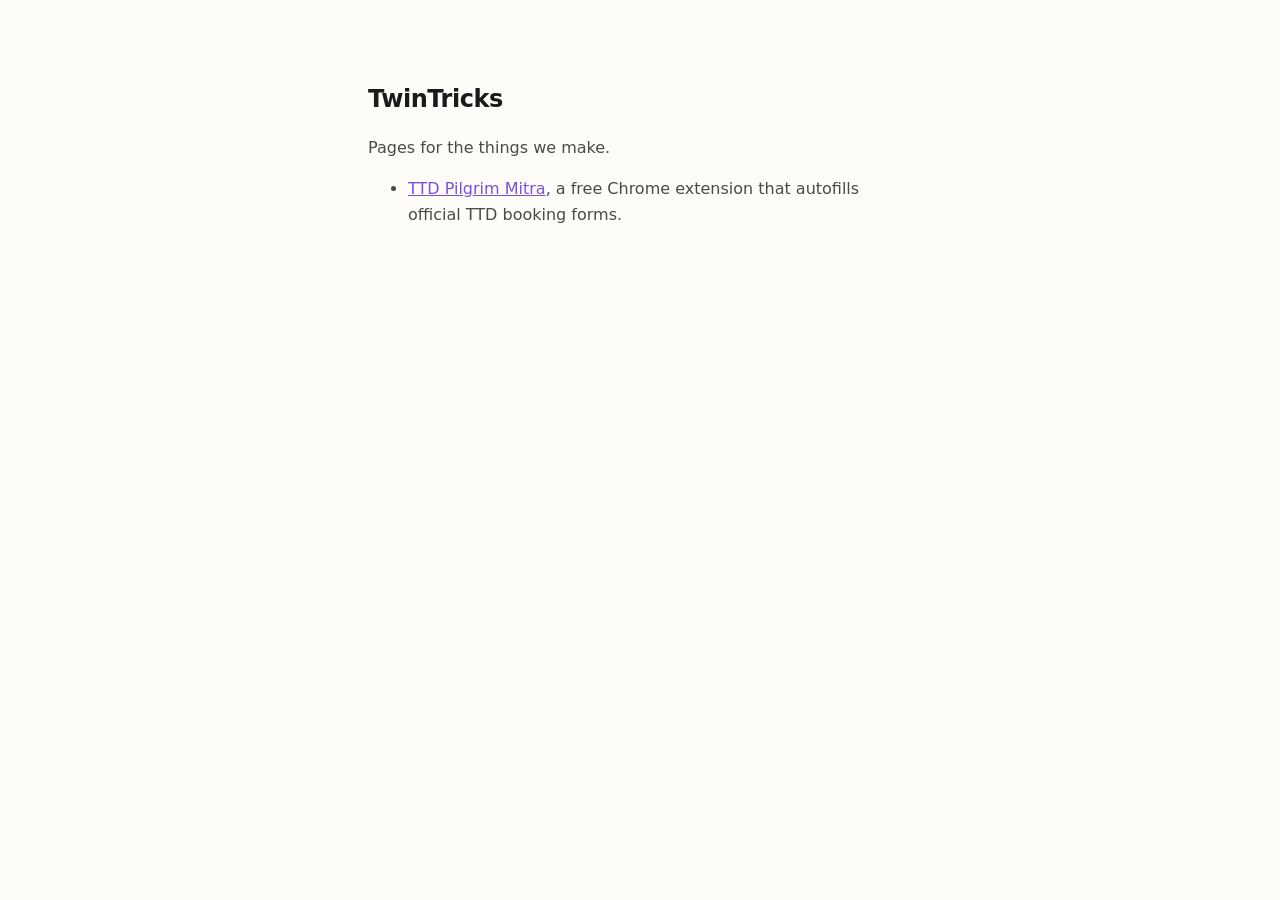
<file: index.html>
<!doctype html>
<html lang="en">
  <head>
    <meta charset="utf-8" />
    <meta name="viewport" content="width=device-width, initial-scale=1" />
    <title>TwinTricks</title>
    <style>
      body {
        margin: 0;
        padding: 4rem 1.5rem;
        font: 16px/1.6 -apple-system, "Segoe UI", system-ui, sans-serif;
        color: #1a1a1a;
        background: #fdfcf8;
      }
      main { max-width: 34rem; margin: 0 auto; }
      h1 { font-size: 1.5rem; letter-spacing: -0.02em; }
      a { color: #7a50dc; }
      p, li { color: #4a4a4a; }
    </style>
  </head>
  <body>
    <main>
      <h1>TwinTricks</h1>
      <p>Pages for the things we make.</p>
      <ul>
        <li><a href="ttd-pilgrim-mitra/">TTD Pilgrim Mitra</a>, a free Chrome extension that autofills official TTD booking forms.</li>
      </ul>
    </main>
  </body>
</html>
</file>
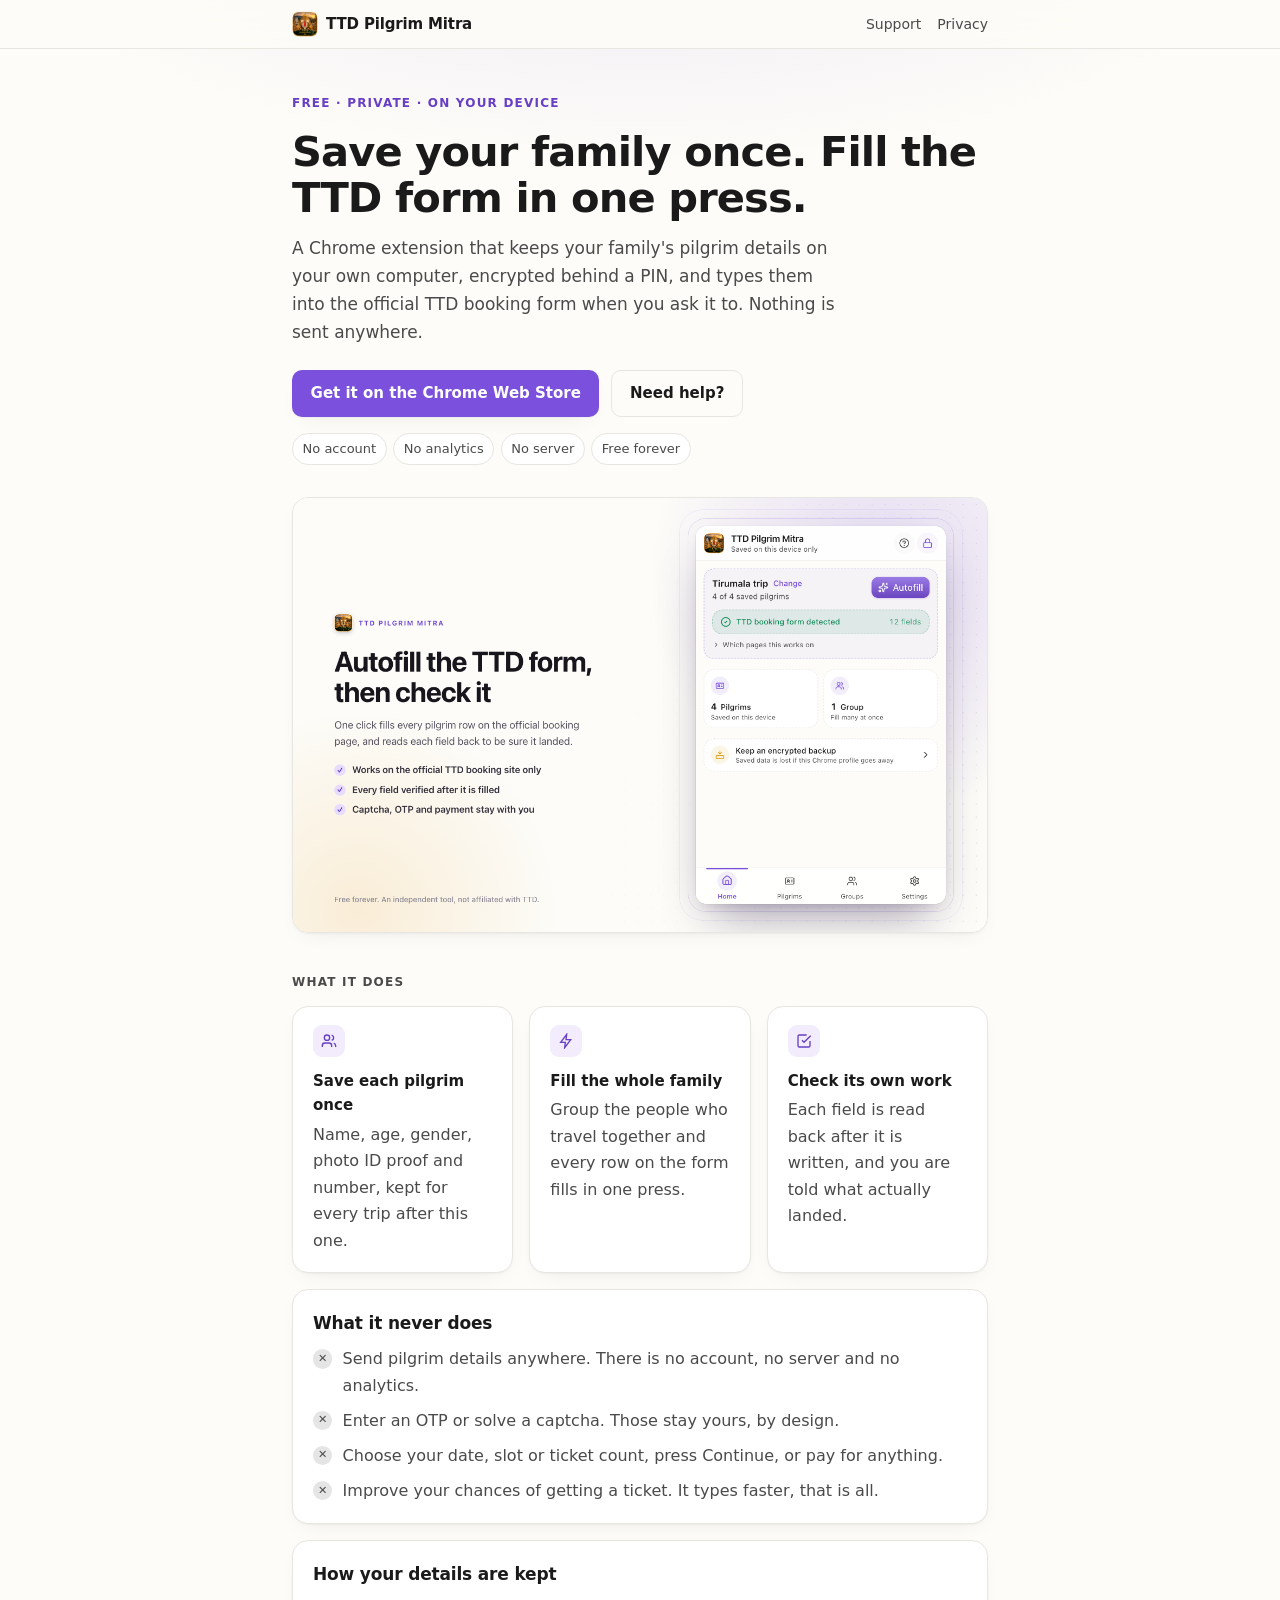
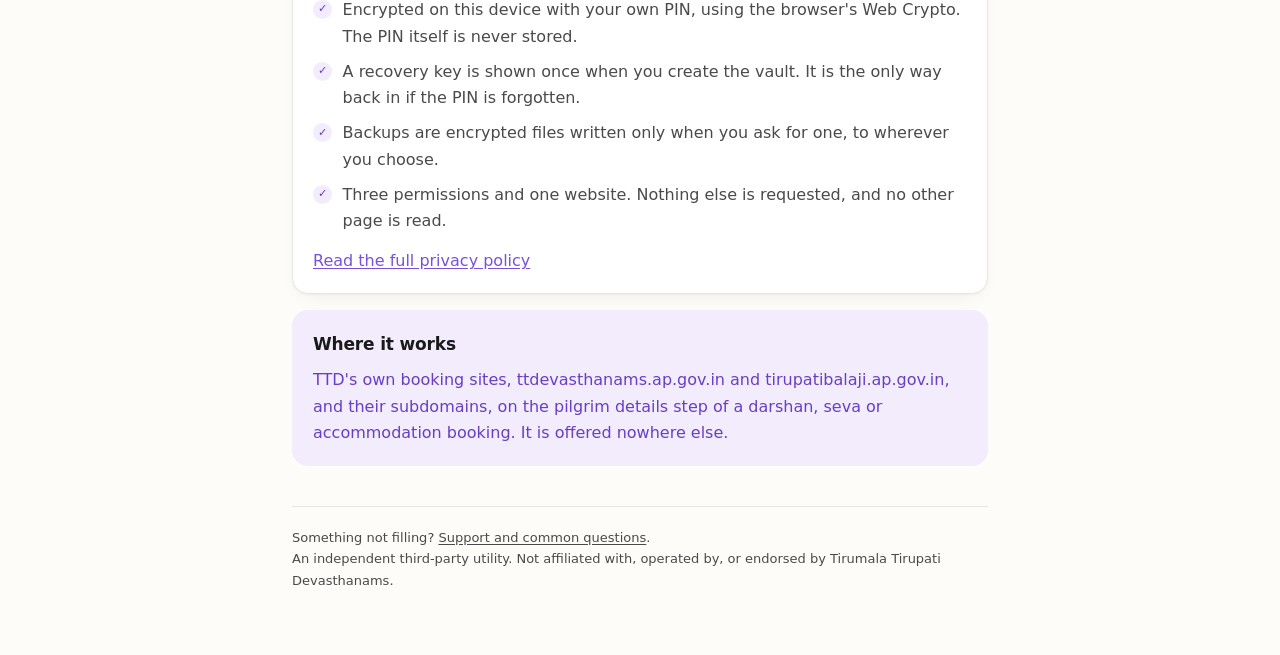
<file: ttd-pilgrim-mitra/index.html>
<!doctype html>
<html lang="en">
  <head>
    <meta charset="utf-8" />
    <meta name="viewport" content="width=device-width, initial-scale=1" />
    <title>TTD Pilgrim Mitra</title>
    <meta
      name="description"
      content="A free Chrome extension that saves pilgrim details on your own device, encrypted, and fills the official TTD booking form when you ask it to."
    />
    <link rel="icon" href="icon-128.png" />
    <link rel="canonical" href="https://twintricks.github.io/ttd-pilgrim-mitra/" />
    <link rel="stylesheet" href="style.css" />
  </head>
  <body>
    <header class="topbar">
      <div class="topbar-inner">
        <a class="brand" href="./">
          <img src="icon-128.png" alt="" width="26" height="26" />
          TTD Pilgrim Mitra
        </a>
        <nav>
          <a href="support/">Support</a>
          <a href="privacy/">Privacy</a>
        </nav>
      </div>
    </header>

    <main>
      <p class="eyebrow">Free · Private · On your device</p>
      <h1>Save your family once. Fill the TTD form in one press.</h1>
      <p class="lede">
        A Chrome extension that keeps your family's pilgrim details on your own computer, encrypted
        behind a PIN, and types them into the official TTD booking form when you ask it to. Nothing
        is sent anywhere.
      </p>

      <div class="actions">
        <a
          class="button"
          href="https://chromewebstore.google.com/detail/ttd-pilgrim-mitra/odinokaplbellnkmjhljllkefmdaaofk"
        >
          Get it on the Chrome Web Store
        </a>
        <a class="button ghost" href="support/">Need help?</a>
      </div>

      <ul class="chips">
        <li>No account</li>
        <li>No analytics</li>
        <li>No server</li>
        <li>Free forever</li>
      </ul>

      <img
        class="shot"
        src="screenshot-autofill.png"
        alt="The extension open beside a TTD booking page, showing a saved group of four pilgrims and an Autofill button."
        width="1280"
        height="800"
        loading="lazy"
      />

      <p class="section-title">What it does</p>
      <div class="grid">
        <div class="card">
          <div class="icon" aria-hidden="true">
            <svg viewBox="0 0 24 24" fill="none" stroke="currentColor" stroke-width="2">
              <path d="M16 21v-2a4 4 0 0 0-4-4H6a4 4 0 0 0-4 4v2" />
              <circle cx="9" cy="7" r="4" />
              <path d="M22 21v-2a4 4 0 0 0-3-3.87M16 3.13a4 4 0 0 1 0 7.75" />
            </svg>
          </div>
          <h3>Save each pilgrim once</h3>
          <p>Name, age, gender, photo ID proof and number, kept for every trip after this one.</p>
        </div>
        <div class="card">
          <div class="icon" aria-hidden="true">
            <svg viewBox="0 0 24 24" fill="none" stroke="currentColor" stroke-width="2">
              <path d="M13 2 4 14h7l-1 8 9-12h-7z" />
            </svg>
          </div>
          <h3>Fill the whole family</h3>
          <p>Group the people who travel together and every row on the form fills in one press.</p>
        </div>
        <div class="card">
          <div class="icon" aria-hidden="true">
            <svg viewBox="0 0 24 24" fill="none" stroke="currentColor" stroke-width="2">
              <path d="M9 11l3 3L22 4" />
              <path d="M21 12v7a2 2 0 0 1-2 2H5a2 2 0 0 1-2-2V5a2 2 0 0 1 2-2h11" />
            </svg>
          </div>
          <h3>Check its own work</h3>
          <p>Each field is read back after it is written, and you are told what actually landed.</p>
        </div>
      </div>

      <div class="card">
        <h2>What it never does</h2>
        <ul class="marks no">
          <li>Send pilgrim details anywhere. There is no account, no server and no analytics.</li>
          <li>Enter an OTP or solve a captcha. Those stay yours, by design.</li>
          <li>Choose your date, slot or ticket count, press Continue, or pay for anything.</li>
          <li>Improve your chances of getting a ticket. It types faster, that is all.</li>
        </ul>
      </div>

      <div class="card">
        <h2>How your details are kept</h2>
        <ul class="marks yes">
          <li>
            Encrypted on this device with your own PIN, using the browser's Web Crypto. The PIN
            itself is never stored.
          </li>
          <li>
            A recovery key is shown once when you create the vault. It is the only way back in if
            the PIN is forgotten.
          </li>
          <li>
            Backups are encrypted files written only when you ask for one, to wherever you choose.
          </li>
          <li>
            Three permissions and one website. Nothing else is requested, and no other page is read.
          </li>
        </ul>
        <p style="margin-top: 0.85rem">
          <a href="privacy/">Read the full privacy policy</a>
        </p>
      </div>

      <div class="card accent">
        <h2>Where it works</h2>
        <p>
          TTD's own booking sites, ttdevasthanams.ap.gov.in and tirupatibalaji.ap.gov.in, and their
          subdomains, on the pilgrim details step of a darshan, seva or accommodation booking. It is
          offered nowhere else.
        </p>
      </div>

      <p class="footer">
        Something not filling? <a href="support/">Support and common questions</a>.<br />
        An independent third-party utility. Not affiliated with, operated by, or endorsed by
        Tirumala Tirupati Devasthanams.
      </p>
    </main>
  </body>
</html>
</file>
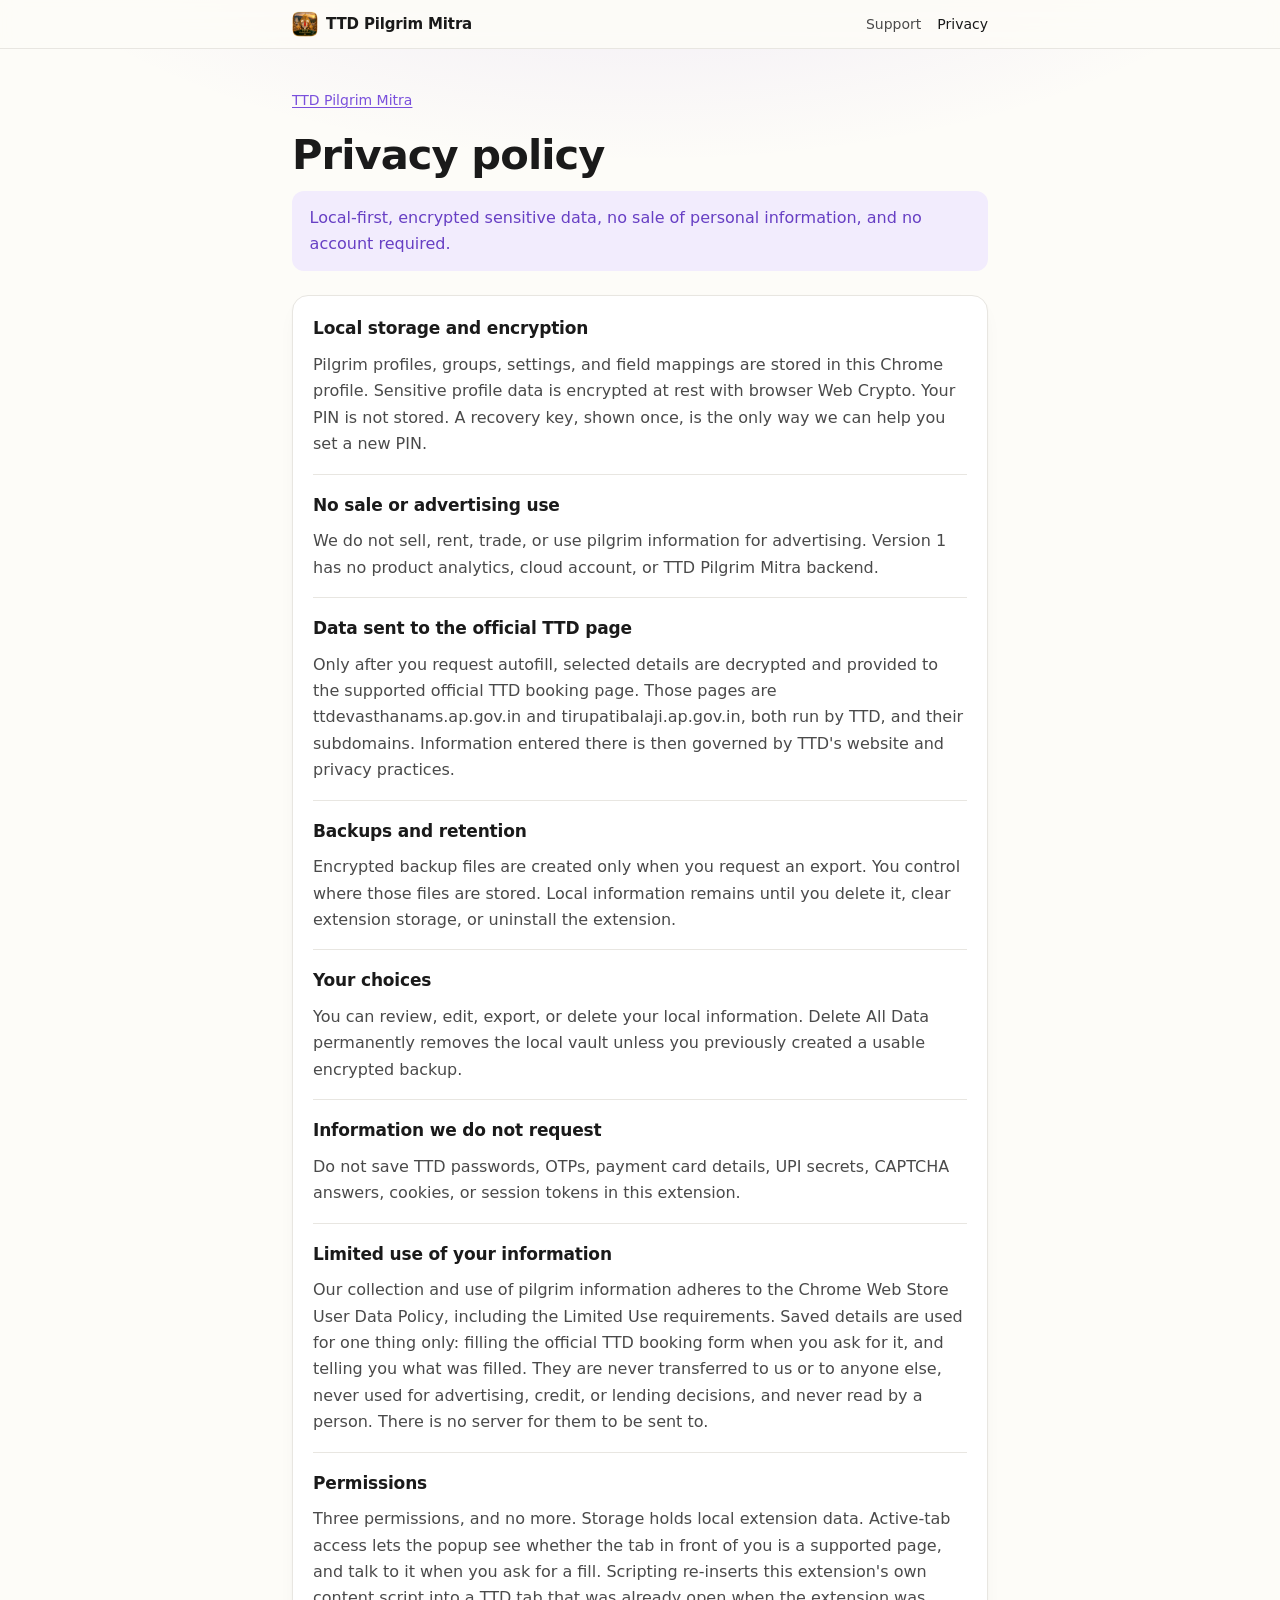
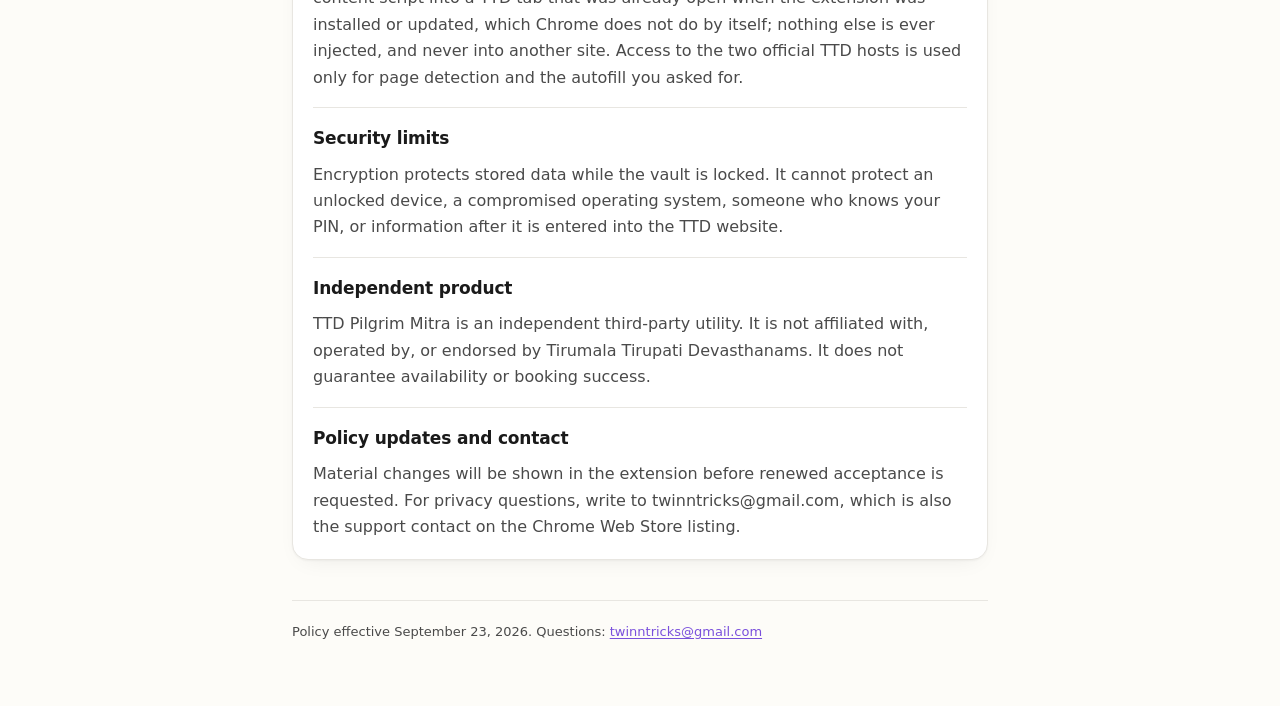
<file: ttd-pilgrim-mitra/privacy/index.html>
<!doctype html>
<html lang="en">
  <head>
    <meta charset="utf-8" />
    <meta name="viewport" content="width=device-width, initial-scale=1" />
    <title>Privacy policy · TTD Pilgrim Mitra</title>
    <meta
      name="description"
      content="How TTD Pilgrim Mitra handles pilgrim details: stored on your own device, encrypted, never sold."
    />
    <link rel="icon" href="../icon-128.png" />
    <link rel="canonical" href="https://twintricks.github.io/ttd-pilgrim-mitra/privacy/" />
    <link rel="stylesheet" href="../style.css" />
  </head>
  <body>
    <header class="topbar">
      <div class="topbar-inner">
        <a class="brand" href="../">
          <img src="../icon-128.png" alt="" width="26" height="26" />
          TTD Pilgrim Mitra
        </a>
        <nav>
          <a href="../support/">Support</a>
          <a href="./" aria-current="page">Privacy</a>
        </nav>
      </div>
    </header>

    <main>
      <p class="crumb"><a href="../">TTD Pilgrim Mitra</a></p>
      <h1>Privacy policy</h1>
      <p class="summary">Local-first, encrypted sensitive data, no sale of personal information, and no account required.</p>

      <div class="card policy">
        <section>
          <h2>Local storage and encryption</h2>
          <p>Pilgrim profiles, groups, settings, and field mappings are stored in this Chrome profile. Sensitive profile data is encrypted at rest with browser Web Crypto. Your PIN is not stored. A recovery key, shown once, is the only way we can help you set a new PIN.</p>
        </section>

        <section>
          <h2>No sale or advertising use</h2>
          <p>We do not sell, rent, trade, or use pilgrim information for advertising. Version 1 has no product analytics, cloud account, or TTD Pilgrim Mitra backend.</p>
        </section>

        <section>
          <h2>Data sent to the official TTD page</h2>
          <p>Only after you request autofill, selected details are decrypted and provided to the supported official TTD booking page. Those pages are ttdevasthanams.ap.gov.in and tirupatibalaji.ap.gov.in, both run by TTD, and their subdomains. Information entered there is then governed by TTD's website and privacy practices.</p>
        </section>

        <section>
          <h2>Backups and retention</h2>
          <p>Encrypted backup files are created only when you request an export. You control where those files are stored. Local information remains until you delete it, clear extension storage, or uninstall the extension.</p>
        </section>

        <section>
          <h2>Your choices</h2>
          <p>You can review, edit, export, or delete your local information. Delete All Data permanently removes the local vault unless you previously created a usable encrypted backup.</p>
        </section>

        <section>
          <h2>Information we do not request</h2>
          <p>Do not save TTD passwords, OTPs, payment card details, UPI secrets, CAPTCHA answers, cookies, or session tokens in this extension.</p>
        </section>

        <section>
          <h2>Limited use of your information</h2>
          <p>Our collection and use of pilgrim information adheres to the Chrome Web Store User Data Policy, including the Limited Use requirements. Saved details are used for one thing only: filling the official TTD booking form when you ask for it, and telling you what was filled. They are never transferred to us or to anyone else, never used for advertising, credit, or lending decisions, and never read by a person. There is no server for them to be sent to.</p>
        </section>

        <section>
          <h2>Permissions</h2>
          <p>Three permissions, and no more. Storage holds local extension data. Active-tab access lets the popup see whether the tab in front of you is a supported page, and talk to it when you ask for a fill. Scripting re-inserts this extension's own content script into a TTD tab that was already open when the extension was installed or updated, which Chrome does not do by itself; nothing else is ever injected, and never into another site. Access to the two official TTD hosts is used only for page detection and the autofill you asked for.</p>
        </section>

        <section>
          <h2>Security limits</h2>
          <p>Encryption protects stored data while the vault is locked. It cannot protect an unlocked device, a compromised operating system, someone who knows your PIN, or information after it is entered into the TTD website.</p>
        </section>

        <section>
          <h2>Independent product</h2>
          <p>TTD Pilgrim Mitra is an independent third-party utility. It is not affiliated with, operated by, or endorsed by Tirumala Tirupati Devasthanams. It does not guarantee availability or booking success.</p>
        </section>

        <section>
          <h2>Policy updates and contact</h2>
          <p>Material changes will be shown in the extension before renewed acceptance is requested. For privacy questions, write to twinntricks@gmail.com, which is also the support contact on the Chrome Web Store listing.</p>
        </section>
      </div>

      <p class="effective">
        Policy effective September 23, 2026. Questions:
        <a href="mailto:twinntricks@gmail.com">twinntricks@gmail.com</a>
      </p>
    </main>
  </body>
</html>
</file>
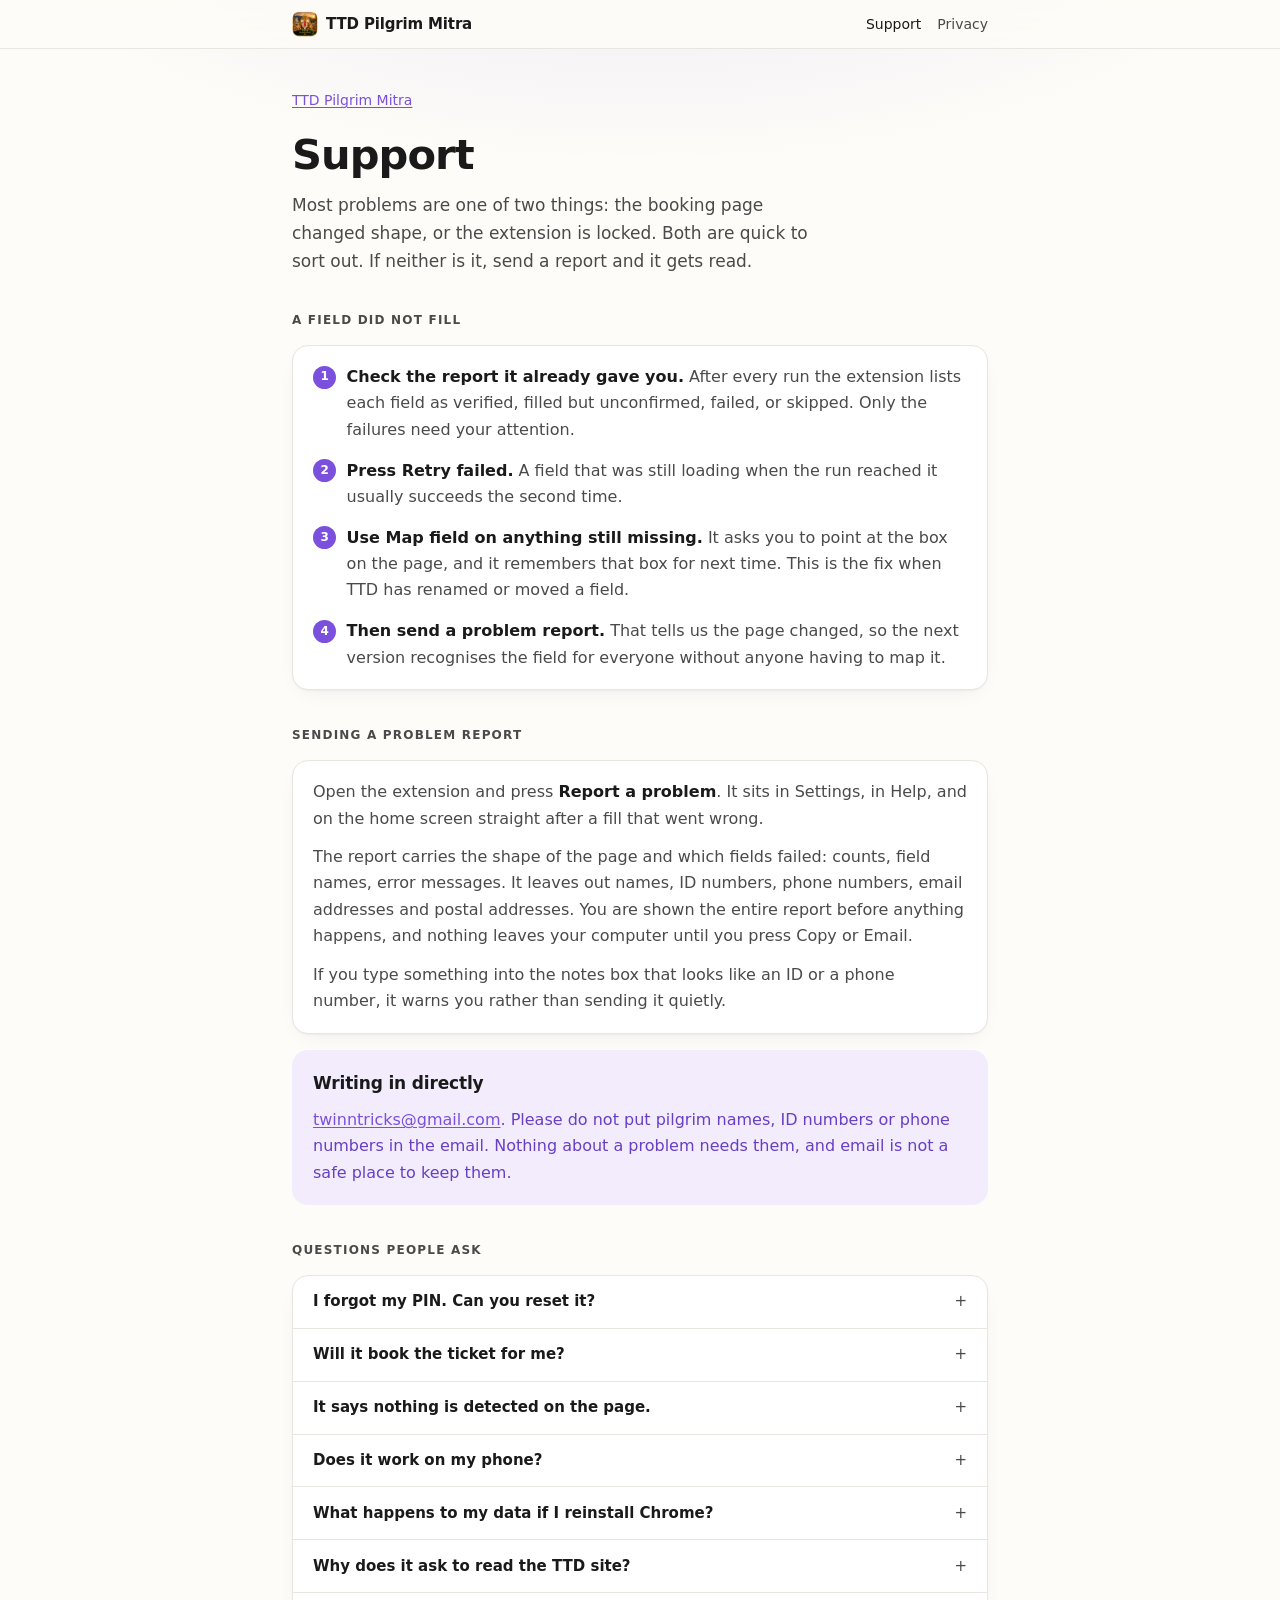
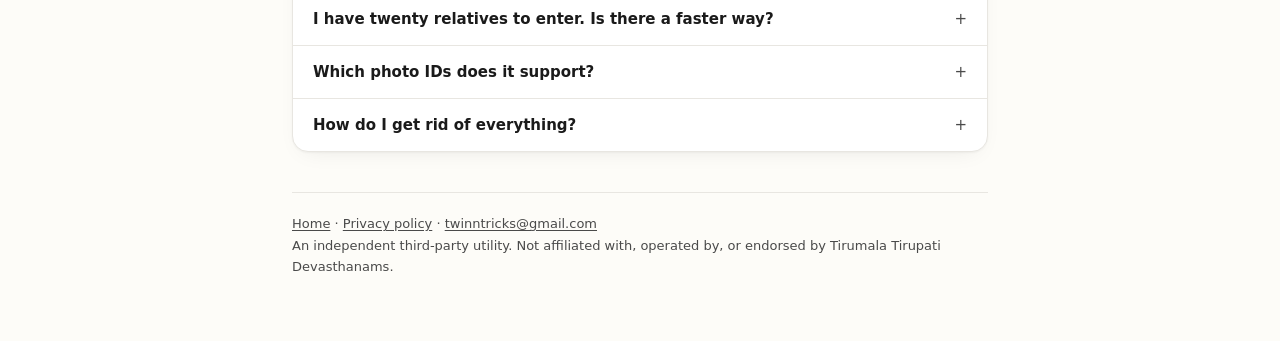
<file: ttd-pilgrim-mitra/support/index.html>
<!doctype html>
<html lang="en">
  <head>
    <meta charset="utf-8" />
    <meta name="viewport" content="width=device-width, initial-scale=1" />
    <title>Support · TTD Pilgrim Mitra</title>
    <meta
      name="description"
      content="What to do when a field does not fill, how to send a problem report that carries no personal details, and answers to the questions people ask most."
    />
    <link rel="icon" href="../icon-128.png" />
    <link rel="canonical" href="https://twintricks.github.io/ttd-pilgrim-mitra/support/" />
    <link rel="stylesheet" href="../style.css" />
  </head>
  <body>
    <header class="topbar">
      <div class="topbar-inner">
        <a class="brand" href="../">
          <img src="../icon-128.png" alt="" width="26" height="26" />
          TTD Pilgrim Mitra
        </a>
        <nav>
          <a href="./" aria-current="page">Support</a>
          <a href="../privacy/">Privacy</a>
        </nav>
      </div>
    </header>

    <main>
      <p class="crumb"><a href="../">TTD Pilgrim Mitra</a></p>
      <h1>Support</h1>
      <p class="lede">
        Most problems are one of two things: the booking page changed shape, or the extension is
        locked. Both are quick to sort out. If neither is it, send a report and it gets read.
      </p>

      <p class="section-title">A field did not fill</p>
      <div class="card">
        <ol class="steps">
          <li>
            <strong>Check the report it already gave you.</strong> After every run the extension
            lists each field as verified, filled but unconfirmed, failed, or skipped. Only the
            failures need your attention.
          </li>
          <li>
            <strong>Press Retry failed.</strong> A field that was still loading when the run reached
            it usually succeeds the second time.
          </li>
          <li>
            <strong>Use Map field on anything still missing.</strong> It asks you to point at the
            box on the page, and it remembers that box for next time. This is the fix when TTD has
            renamed or moved a field.
          </li>
          <li>
            <strong>Then send a problem report.</strong> That tells us the page changed, so the next
            version recognises the field for everyone without anyone having to map it.
          </li>
        </ol>
      </div>

      <p class="section-title">Sending a problem report</p>
      <div class="card">
        <p>
          Open the extension and press <strong>Report a problem</strong>. It sits in Settings, in
          Help, and on the home screen straight after a fill that went wrong.
        </p>
        <p>
          The report carries the shape of the page and which fields failed: counts, field names,
          error messages. It leaves out names, ID numbers, phone numbers, email addresses and postal
          addresses. You are shown the entire report before anything happens, and nothing leaves
          your computer until you press Copy or Email.
        </p>
        <p>
          If you type something into the notes box that looks like an ID or a phone number, it warns
          you rather than sending it quietly.
        </p>
      </div>

      <div class="card accent">
        <h2>Writing in directly</h2>
        <p>
          <a href="mailto:twinntricks@gmail.com">twinntricks@gmail.com</a>. Please do not put
          pilgrim names, ID numbers or phone numbers in the email. Nothing about a problem needs
          them, and email is not a safe place to keep them.
        </p>
      </div>

      <p class="section-title">Questions people ask</p>
      <div class="qa">
        <details>
          <summary>I forgot my PIN. Can you reset it?</summary>
          <div class="answer">
            <p>
              No one can, including us. The PIN never leaves your computer and is never stored, so
              there is nothing on our side to reset against. Use the recovery key shown once when
              you created the vault to set a new PIN.
            </p>
            <p>
              Without that key the only way forward is a reset, which erases the saved pilgrims,
              because the data cannot be read without one of the two. This is the cost of the
              details being genuinely yours.
            </p>
          </div>
        </details>
        <details>
          <summary>Will it book the ticket for me?</summary>
          <div class="answer">
            <p>
              No, and it will not try. It fills the pilgrim details and stops. Choosing the date and
              slot, the OTP, the captcha, pressing Continue and paying are all yours. It does not
              improve your chances of getting a ticket either. It types the same details you would
              have typed, faster and without a mistake.
            </p>
          </div>
        </details>
        <details>
          <summary>It says nothing is detected on the page.</summary>
          <div class="answer">
            <p>
              It only offers itself on ttdevasthanams.ap.gov.in and tirupatibalaji.ap.gov.in, on the
              pilgrim details step of a booking. On the login page, the slot picker or the payment
              page there is nothing for it to fill, which is deliberate.
            </p>
            <p>
              If you are on the right step and it still sees nothing, reload the page. A tab that
              was already open when the extension was installed or updated needs one reload before
              the extension can reach it.
            </p>
          </div>
        </details>
        <details>
          <summary>Does it work on my phone?</summary>
          <div class="answer">
            <p>
              Not yet. Chrome on Android and iOS does not run extensions at all, so this is a
              desktop tool. The pilgrim details you save do not sync to a phone either, since they
              never leave the computer they were saved on.
            </p>
          </div>
        </details>
        <details>
          <summary>What happens to my data if I reinstall Chrome?</summary>
          <div class="answer">
            <p>
              It goes. The saved pilgrims live in this Chrome profile, so removing the profile, the
              extension or Chrome itself takes them with it. Nothing is held on a server to restore
              from.
            </p>
            <p>
              Settings has an encrypted backup for exactly this. It writes a single
              <strong>.ttdpbackup</strong> file, protected by your PIN, that you can keep wherever
              you keep important files and import later.
            </p>
          </div>
        </details>
        <details>
          <summary>Why does it ask to read the TTD site?</summary>
          <div class="answer">
            <p>
              Because filling a form means reading it first: finding the name box, the ID box and
              the row each pilgrim belongs in. That access is limited to the one TTD origin. No
              other website is requested and no other page is read.
            </p>
            <p>
              The full reasoning for each of the three permissions is in the
              <a href="../privacy/">privacy policy</a>.
            </p>
          </div>
        </details>
        <details>
          <summary>I have twenty relatives to enter. Is there a faster way?</summary>
          <div class="answer">
            <p>
              Settings takes a CSV. It writes out a template to start from, and when you bring the
              filled sheet back it tells you which rows it could not read, by line number, instead
              of refusing the whole file.
            </p>
          </div>
        </details>
        <details>
          <summary>Which photo IDs does it support?</summary>
          <div class="answer">
            <p>
              Aadhaar and passport, the two the TTD dropdown accepts, each checked against its own
              shape so a typo is caught before the form sees it. Autofill sets the Photo ID Proof
              dropdown to whichever one you saved before typing the number.
            </p>
          </div>
        </details>
        <details>
          <summary>How do I get rid of everything?</summary>
          <div class="answer">
            <p>
              Settings has Delete all data, which asks you to confirm rather than doing it on a
              stray click. Removing the extension from Chrome also takes the vault with it. There is
              no copy anywhere else to chase down.
            </p>
          </div>
        </details>
      </div>

      <p class="footer">
        <a href="../">Home</a> · <a href="../privacy/">Privacy policy</a> ·
        <a href="mailto:twinntricks@gmail.com">twinntricks@gmail.com</a><br />
        An independent third-party utility. Not affiliated with, operated by, or endorsed by
        Tirumala Tirupati Devasthanams.
      </p>
    </main>
  </body>
</html>
</file>
<file: ttd-pilgrim-mitra/style.css>
/*
 * The published pages, wearing the same clothes as the extension.
 *
 * Every colour and radius below is copied from src/styles/globals.css rather than eyeballed, so
 * someone who arrives here from the store recognises the popup when they open it. If a token
 * changes there, change it here too: these two files are the only places the palette lives.
 */

:root {
  --background: #fdfcf8;
  --foreground: #1a1a1a;
  --card: #ffffff;
  --muted-foreground: #4a4a4a;
  --primary: #7a50dc;
  --primary-foreground: #ffffff;
  --accent: #f2ecfd;
  --accent-foreground: #673fc4;
  --border: #e8e6e1;
  --success: #2f8f6f;
  --radius: 1rem;
  --shadow: 0 1px 2px rgb(26 26 26 / 4%), 0 8px 24px -12px rgb(26 26 26 / 10%);
  --glow: radial-gradient(60rem 26rem at 50% -8rem, rgb(122 80 220 / 12%), transparent 70%);
}

@media (prefers-color-scheme: dark) {
  :root {
    --background: #141317;
    --foreground: #f5f4f2;
    --card: #1c1b21;
    --muted-foreground: #a8a5b0;
    --primary: #9a78e8;
    --primary-foreground: #17111f;
    --accent: #282533;
    --accent-foreground: #d9cdf7;
    --border: #2c2a33;
    --success: #5cc9a3;
    --shadow: 0 1px 2px rgb(0 0 0 / 30%), 0 8px 24px -12px rgb(0 0 0 / 60%);
    --glow: radial-gradient(60rem 26rem at 50% -8rem, rgb(154 120 232 / 16%), transparent 70%);
  }
}

* {
  box-sizing: border-box;
}

html {
  scroll-behavior: smooth;
  /* The support page is linked from the store as an anchor, so the heading must not land under
     the sticky bar. */
  scroll-padding-top: 5rem;
}

body {
  margin: 0;
  background: var(--background) var(--glow) no-repeat;
  color: var(--foreground);
  font:
    16px/1.65 system-ui,
    -apple-system,
    "Segoe UI",
    sans-serif;
  -webkit-font-smoothing: antialiased;
}

main {
  max-width: 46rem;
  margin: 0 auto;
  padding: 2.5rem 1.25rem 4rem;
}

a {
  color: var(--primary);
  text-underline-offset: 2px;
}

h1 {
  margin: 0 0 0.75rem;
  font-size: clamp(1.9rem, 5.5vw, 2.6rem);
  font-weight: 800;
  line-height: 1.12;
  letter-spacing: -0.022em;
}

h2 {
  margin: 0 0 0.6rem;
  font-size: 1.0625rem;
  font-weight: 700;
  letter-spacing: -0.01em;
}

h3 {
  margin: 0 0 0.25rem;
  font-size: 0.9375rem;
  font-weight: 650;
}

p {
  margin: 0 0 0.75rem;
  color: var(--muted-foreground);
}

p:last-child {
  margin-bottom: 0;
}

strong {
  color: var(--foreground);
  font-weight: 650;
}

/* The bar at the top, which is the popup header with the window furniture taken off. */

.topbar {
  position: sticky;
  top: 0;
  z-index: 10;
  background: color-mix(in srgb, var(--background) 88%, transparent);
  backdrop-filter: blur(10px);
  border-bottom: 1px solid var(--border);
}

.topbar-inner {
  max-width: 46rem;
  margin: 0 auto;
  padding: 0.7rem 1.25rem;
  display: flex;
  align-items: center;
  gap: 0.625rem;
}

.brand {
  display: flex;
  align-items: center;
  gap: 0.5rem;
  color: var(--foreground);
  font-weight: 700;
  font-size: 0.9375rem;
  letter-spacing: -0.01em;
  text-decoration: none;
}

.brand img {
  width: 26px;
  height: 26px;
  border-radius: 7px;
}

.topbar nav {
  margin-left: auto;
  display: flex;
  gap: 1rem;
  font-size: 0.875rem;
}

.topbar nav a {
  color: var(--muted-foreground);
  text-decoration: none;
}

.topbar nav a:hover,
.topbar nav a[aria-current="page"] {
  color: var(--foreground);
}

/* Hero */

.eyebrow {
  display: inline-flex;
  align-items: center;
  gap: 0.45rem;
  margin: 0 0 0.9rem;
  color: var(--accent-foreground);
  font-size: 0.75rem;
  font-weight: 700;
  letter-spacing: 0.1em;
  text-transform: uppercase;
}

.lede {
  max-width: 34rem;
  font-size: 1.0625rem;
  color: var(--muted-foreground);
}

.actions {
  display: flex;
  flex-wrap: wrap;
  align-items: center;
  gap: 0.75rem;
  margin: 1.5rem 0 1rem;
}

.button {
  display: inline-flex;
  align-items: center;
  gap: 0.5rem;
  padding: 0.65rem 1.1rem;
  border: 1px solid transparent;
  border-radius: calc(var(--radius) - 6px);
  background: var(--primary);
  color: var(--primary-foreground);
  font-size: 0.9375rem;
  font-weight: 650;
  text-decoration: none;
  box-shadow: var(--shadow);
}

.button:hover {
  filter: brightness(1.06);
}

.button.ghost {
  background: transparent;
  border-color: var(--border);
  color: var(--foreground);
  box-shadow: none;
}

.button.ghost:hover {
  background: var(--accent);
  border-color: var(--accent);
  color: var(--accent-foreground);
  filter: none;
}

.chips {
  display: flex;
  flex-wrap: wrap;
  gap: 0.4rem;
  margin: 0 0 2rem;
  padding: 0;
  list-style: none;
}

.chips li {
  padding: 0.25rem 0.6rem;
  border: 1px solid var(--border);
  border-radius: 999px;
  background: var(--card);
  color: var(--muted-foreground);
  font-size: 0.8125rem;
}

.shot {
  display: block;
  width: 100%;
  height: auto;
  margin: 0 0 2.5rem;
  border: 1px solid var(--border);
  border-radius: var(--radius);
  box-shadow: var(--shadow);
}

/* Cards, the same white panels the popup is built from. */

.card {
  margin: 0 0 1rem;
  padding: 1.15rem 1.25rem;
  border: 1px solid var(--border);
  border-radius: var(--radius);
  background: var(--card);
  box-shadow: var(--shadow);
}

.card.accent {
  background: var(--accent);
  border-color: transparent;
  box-shadow: none;
}

.card.accent p {
  color: var(--accent-foreground);
}

.grid {
  display: grid;
  gap: 1rem;
  margin-bottom: 1rem;
  grid-template-columns: repeat(auto-fit, minmax(13rem, 1fr));
}

.grid .card {
  margin: 0;
}

.icon {
  display: grid;
  place-items: center;
  width: 2rem;
  height: 2rem;
  margin-bottom: 0.7rem;
  border-radius: 9px;
  background: var(--accent);
  color: var(--accent-foreground);
}

.icon svg {
  width: 1rem;
  height: 1rem;
}

.section-title {
  margin: 2.25rem 0 0.85rem;
  font-size: 0.75rem;
  font-weight: 700;
  letter-spacing: 0.1em;
  text-transform: uppercase;
  color: var(--muted-foreground);
}

/* Lists that carry a verdict: a tick for what it does, a cross for what it refuses to do. */

.marks {
  margin: 0;
  padding: 0;
  list-style: none;
}

.marks li {
  position: relative;
  padding: 0 0 0 1.85rem;
  margin-bottom: 0.55rem;
  color: var(--muted-foreground);
}

.marks li:last-child {
  margin-bottom: 0;
}

.marks li::before {
  position: absolute;
  left: 0;
  top: 0.18rem;
  display: grid;
  place-items: center;
  width: 1.2rem;
  height: 1.2rem;
  border-radius: 999px;
  font-size: 0.7rem;
  font-weight: 700;
}

.marks.yes li::before {
  content: "✓";
  background: var(--accent);
  color: var(--accent-foreground);
}

.marks.no li::before {
  content: "✕";
  background: color-mix(in srgb, var(--muted-foreground) 14%, transparent);
  color: var(--muted-foreground);
}

/* Numbered steps, for the support page. */

.steps {
  counter-reset: step;
  margin: 0;
  padding: 0;
  list-style: none;
}

.steps li {
  position: relative;
  counter-increment: step;
  padding: 0 0 0 2.1rem;
  margin-bottom: 0.9rem;
  color: var(--muted-foreground);
}

.steps li:last-child {
  margin-bottom: 0;
}

.steps li::before {
  content: counter(step);
  position: absolute;
  left: 0;
  top: 0.1rem;
  display: grid;
  place-items: center;
  width: 1.45rem;
  height: 1.45rem;
  border-radius: 999px;
  background: var(--primary);
  color: var(--primary-foreground);
  font-size: 0.75rem;
  font-weight: 700;
}

/* Questions that open, so the page stays short until someone needs it. */

.qa {
  border: 1px solid var(--border);
  border-radius: var(--radius);
  background: var(--card);
  box-shadow: var(--shadow);
  overflow: hidden;
}

.qa details + details {
  border-top: 1px solid var(--border);
}

.qa summary {
  padding: 0.85rem 1.25rem;
  font-size: 0.9375rem;
  font-weight: 650;
  cursor: pointer;
  list-style: none;
}

.qa summary::-webkit-details-marker {
  display: none;
}

.qa summary::after {
  content: "+";
  float: right;
  color: var(--muted-foreground);
  font-weight: 400;
}

.qa details[open] summary::after {
  content: "−";
}

.qa summary:hover {
  color: var(--accent-foreground);
}

.qa .answer {
  padding: 0 1.25rem 1rem;
}

.qa .answer p {
  font-size: 0.9375rem;
}

/* Policy pages: one card, hairlines between the sections. */

.policy section + section {
  margin-top: 1rem;
  padding-top: 1rem;
  border-top: 1px solid var(--border);
}

.crumb {
  margin-bottom: 1.25rem;
  font-size: 0.875rem;
}

.summary {
  margin-bottom: 1.5rem;
  padding: 0.85rem 1.1rem;
  border-radius: calc(var(--radius) - 4px);
  background: var(--accent);
  color: var(--accent-foreground);
}

.effective,
.footer {
  margin-top: 2.5rem;
  padding-top: 1.25rem;
  border-top: 1px solid var(--border);
  font-size: 0.8125rem;
  color: var(--muted-foreground);
}

.footer a {
  color: var(--muted-foreground);
}
</file>
